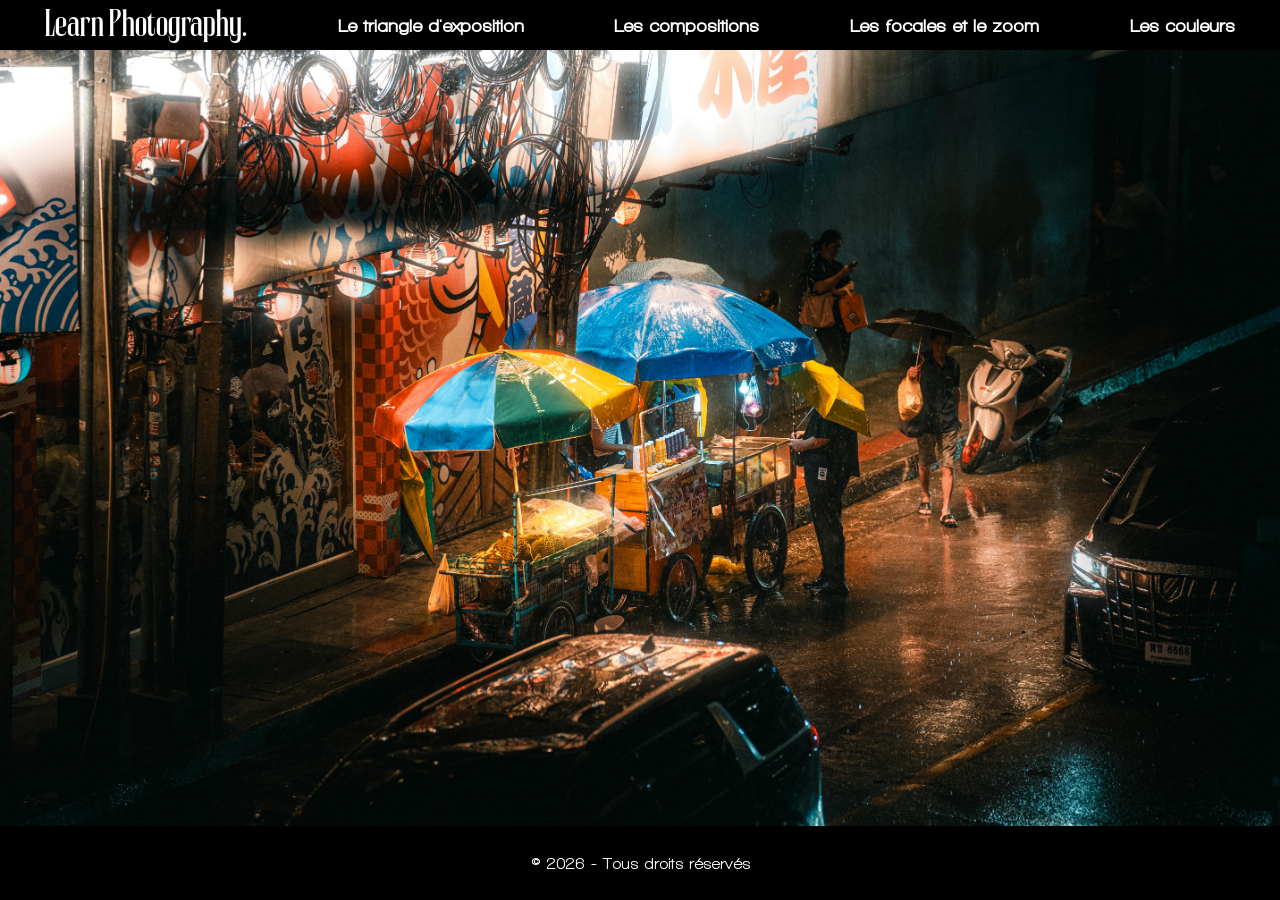
<file: Index.html>
<!DOCTYPE html>
<html lang="fr">

<head>
    <meta charset="UTF-8">
    <link rel="stylesheet" type="text/css" href="StylePage.css">
    <meta name="viewport" content="width=device-width, initial-scale=1.0">
    <title>Learn Photography.</title>
</head>

<body>
    <header>
        <div class="HeaderBanner">
            <a class="Title" href="Index.html"><p>Learn Photography.</p></a>
            <a href="Triangle-Expo.html">
                <p>Le triangle d'exposition</p>
            </a>
            <a href="Compositions.html">
                <p>Les compositions</p>
            </a>
            <a href="Focales-Zoom.html">
                <p>Les focales et le zoom</p>
            </a>
            <a href="Couleurs.html">
                <p>Les couleurs</p>
            </a>
        </div>
    </header>
    <main>
        <div class="Background">
            <img src="img/FondAccueil.jpg" alt="">
        </div>
    </main>
    <footer>
        <p>© 2026 - Tous droits réservés</p>
    </footer>
</body>

</html>
</file>
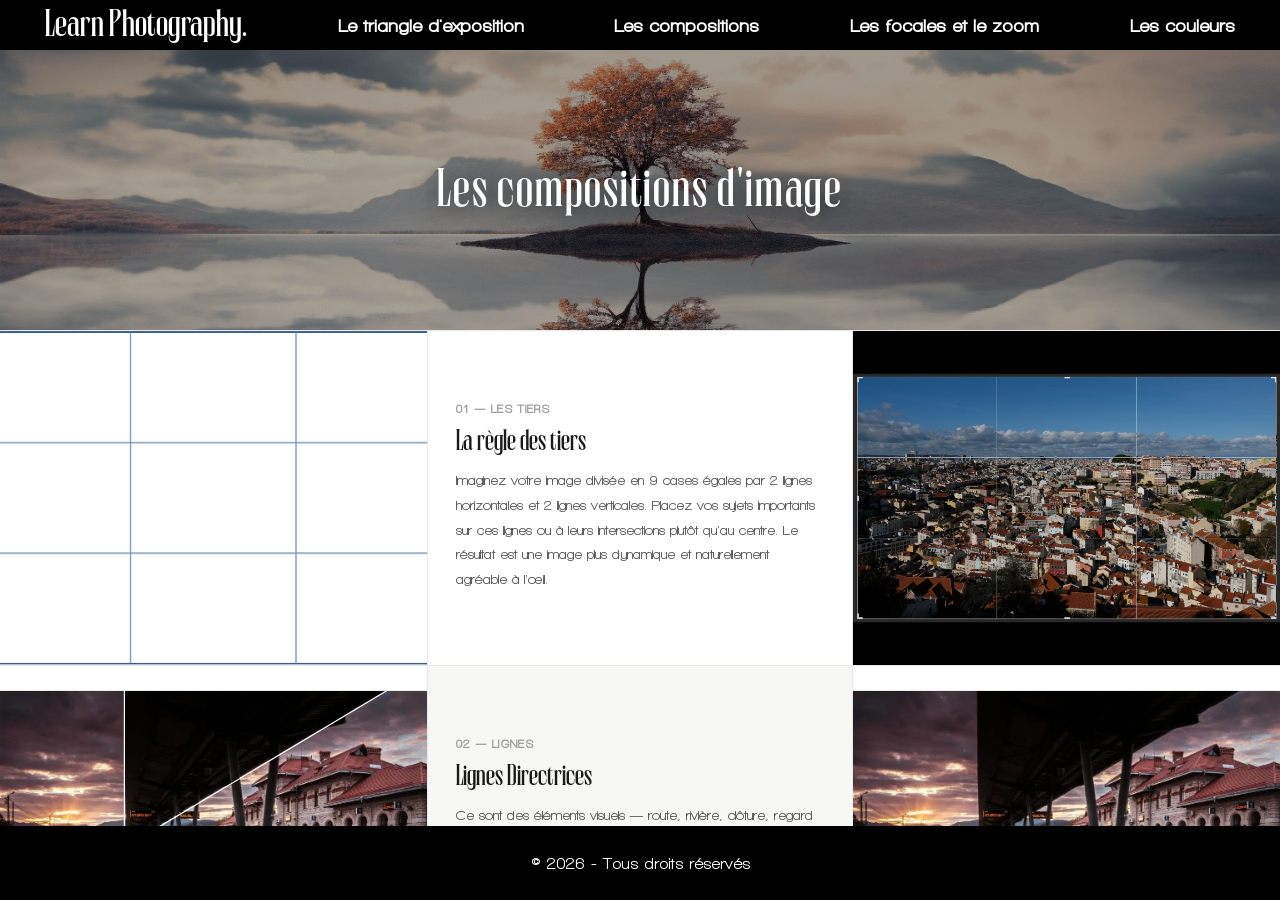
<file: Compositions.html>
<!DOCTYPE html>
<html lang="fr">

<head>
    <meta charset="UTF-8">
    <link rel="stylesheet" type="text/css" href="StylePage.css">
    <link rel="stylesheet" href="StyleCompositions.css">
    <meta name="viewport" content="width=device-width, initial-scale=1.0">
    <title>Les compositions d'image de base</title>
</head>


<body>
    <header>
        <div class="HeaderBanner">
            <a class="Title" href="Index.html">
                <p>Learn Photography.</p>
            </a>
            <a href="Triangle-Expo.html">
                <p>Le triangle d'exposition</p>
            </a>
            <a href="Compositions.html">
                <p>Les compositions</p>
            </a>
            <a href="Focales-Zoom.html">
                <p>Les focales et le zoom</p>
            </a>
            </a>
            <a href="Couleurs.html">
                <p>Les couleurs</p>
            </a>
        </div>
    </header>
    <main>
        <div class="Hero">
            <img src="img/reflection.jpg" alt="Le triangle d'exposition en une image">
            <h1 class="HeroTitle">Les compositions d'image</h1>
        </div>

        <section class="Section">
            <div class="ImgCell">
                <img src="img/ThirdGrid.svg" alt="Grille des tiers">
            </div>
            <div class="TextCell">
                <span class="SectionTag">01 — Les tiers</span>
                <h2 class="SectionTitle">La règle des tiers </h2>
                <p class="SectionBody">Imaginez votre image divisée en 9 cases égales par 2 lignes horizontales et 2
                    lignes verticales.
                    Placez vos sujets importants sur ces lignes ou à leurs intersections plutôt qu'au centre. Le
                    résultat est une image plus dynamique et naturellement agréable à l'œil.
                </p>
            </div>
            <div class="ImgCell">
                <img src="img/UtilisationTiers.svg" alt="PhotoTiers">
            </div>
        </section>

        <section class="Section Alt">
            <div class="ImgCell">
                <img src="img/LeadingLinesWArrows.svg">
            </div>
            <div class="TextCell">
                <span class="SectionTag">02 — Lignes</span>
                <h2 class="SectionTitle">Lignes Directrices</h2>
                <p class="SectionBody">Ce sont des éléments visuels — route, rivière, clôture, regard — qui guident
                    l'œil du spectateur à
                    travers l'image vers le sujet principal. Bien utilisées, elles créent de la profondeur et donnent
                    une direction narrative à la photo, comme un chemin que l'œil suit naturellement.</p>
            </div>
            <div class="ImgCell">
                <img src="img/LeadingLines.svg" alt="Vitesse et luminosité">
            </div>
        </section>

        <section class="Section">
            <div class="ImgCell">
                <img src="img/ReflectionExampleWLine.svg">
            </div>
            <div class="TextCell">
                <span class="SectionTag">03 — Réflexion</span>
                <h2 class="SectionTitle">La Réflexion</h2>
                <p class="SectionBody">Elle consiste à exploiter un reflet — dans l'eau, un miroir, une vitre — pour
                    doubler ou compléter la scène. Le reflet n'est pas qu'un effet esthétique : il ajoute une dimension
                    supplémentaire à l'image et joue souvent sur l'ambiguïté entre réel et illusion.</p>
            </div>
            <div class="ImgCell">
                <img src="img/ReflectionExample.svg">
            </div>
        </section>
        <section class="Section Alt">
            <div class="ImgCell">
                <img src="img/SimmetryWLine.svg">
            </div>
            <div class="TextCell">
                <span class="SectionTag">04 — Symétrie</span>
                <h2 class="SectionTitle">La symétrie</h2>
                <p class="SectionBody">Contrairement à la règle des tiers, la symétrie place délibérément le sujet au
                    centre et construit une image dont les deux moitiés se répondent. Elle dégage une impression de
                    stabilité et d'ordre, particulièrement efficace en architecture ou en portrait.</p>
            </div>
            <div class="ImgCell">
                <img src="img/Simmetry.svg">
            </div>
        </section>
        <section class="Section">
            <div class="ImgCell">
                <img src="img/FrameInFrame.svg">
            </div>
            <div class="TextCell">
                <span class="SectionTag">05 — Cadre</span>
                <h2 class="SectionTitle">Cadre dans le cadre</h2>
                <p class="SectionBody">Il s'agit d'utiliser un élément de la scène — une arche, une fenêtre, des
                    branches — pour encadrer naturellement le sujet principal. Ce second cadre attire l'attention, isole
                    le sujet du reste et ajoute une sensation de profondeur à l'image.</p>
            </div>
            <div class="ImgCell">
                <img src="img/CadreDansCadre.jpg">
            </div>
        </section>
        <section class="Section Alt">
            <div class="ImgCell">
                <img src="img/FTFTrainStation.png">
            </div>
            <div class="TextCell">
                <span class="SectionTag">06 — Remplir</span>
                <h2 class="SectionTitle">Remplir le cadre</h2>
                <p class="SectionBody">Il s'agit de laisser le sujet occuper la quasi-totalité de l'image, sans espace
                    vide autour de lui. On s'approche, on zoome, on coupe — l'objectif est d'éliminer tout ce qui
                    distrait pour ne garder que l'essentiel. Le résultat est une image percutante, qui force le
                    spectateur à s'immerger dans le détail.</p>
            </div>
            <div class="ImgCell">
                <img src="img/FTFDaruma.png">
            </div>
        </section>
        <section class="Section">
            <div class="ImgCell">
                <img src="img/FTFHouses.png">
            </div>
            <div class="TextCell">
                <span class="SectionTag">07 — Pattern</span>
                <h2 class="SectionTitle">Les Patterns</h2>
                <p class="SectionBody">Notre œil est naturellement attiré par la répétition — des fenêtres alignées, des
                    pavés, des vagues. Un pattern crée un rythme visuel à la fois rassurant et hypnotique. Et si vous
                    voulez aller plus loin, introduisez un élément qui brise cette répétition : c'est lui que l'œil
                    cherchera en premier.</p>
            </div>
            <div class="ImgCell">
                <img src="img/FTFPattern.png">
            </div>
        </section>

    </main>

    <footer>
        <p>© 2026 - Tous droits réservés</p>
    </footer>
</body>

</html>
</file>
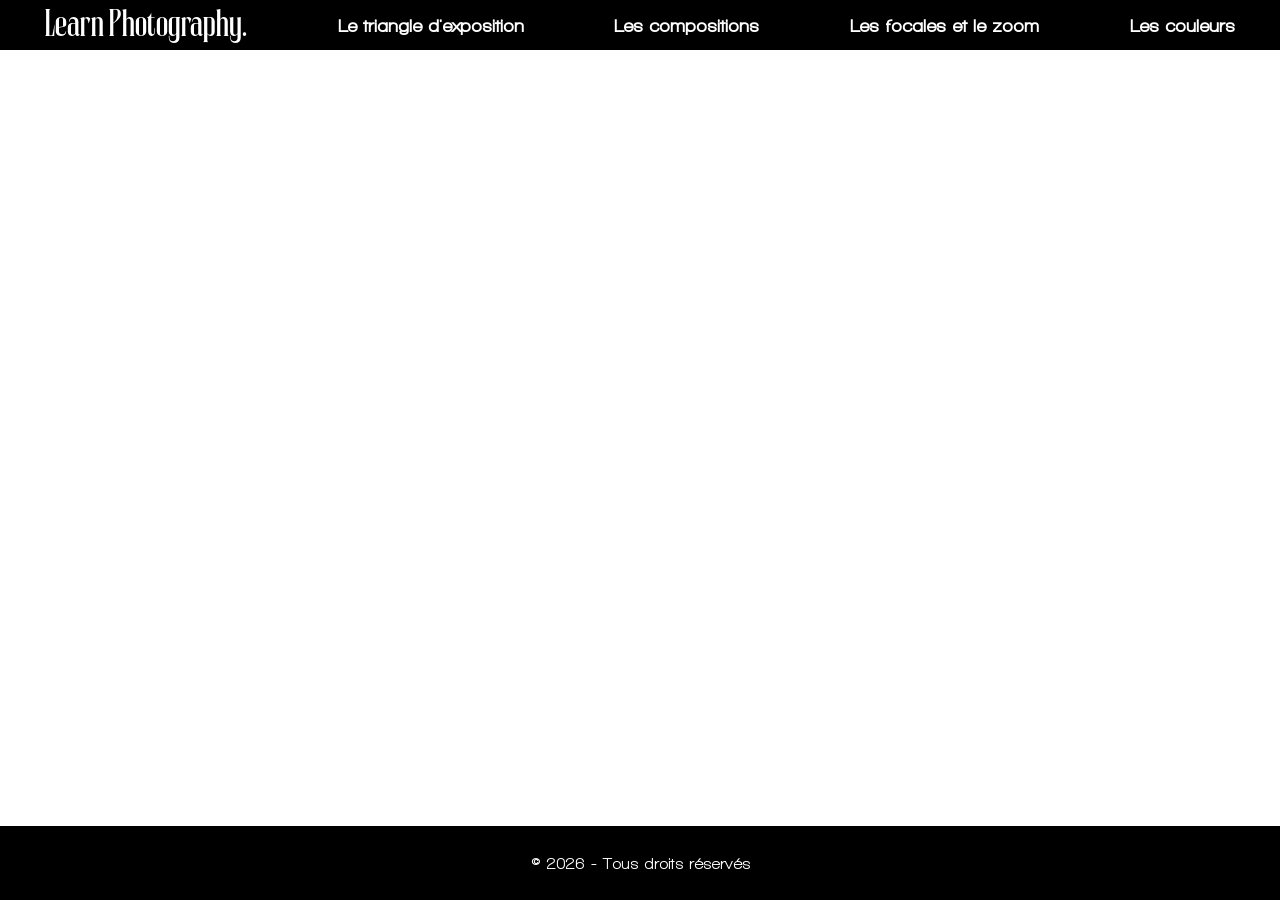
<file: Couleurs.html>
<!DOCTYPE html>
<html lang="fr">

<head>
    <meta charset="UTF-8">
    <link rel="stylesheet" type="text/css" href="StylePage.css">
    <meta name="viewport" content="width=device-width, initial-scale=1.0">
    <title>Le triangle d'exposition</title>
</head>


<body>
    <header>
        <div class="HeaderBanner">
            <a class="Title" href="Index.html">
                <p>Learn Photography.</p>
            </a>
            <a href="Triangle-Expo.html">
                <p>Le triangle d'exposition</p>
            </a>
            <a href="Compositions.html">
                <p>Les compositions</p>
            </a>
            <a href="Focales-Zoom.html">
                <p>Les focales et le zoom</p>
            </a>
            </a>
            <a href="Couleurs.html">
                <p>Les couleurs</p>
            </a>
        </div>
    </header>
    <main></main>
    <footer>
        <p>© 2026 - Tous droits réservés</p>
    </footer>
</body>

</html>
</file>
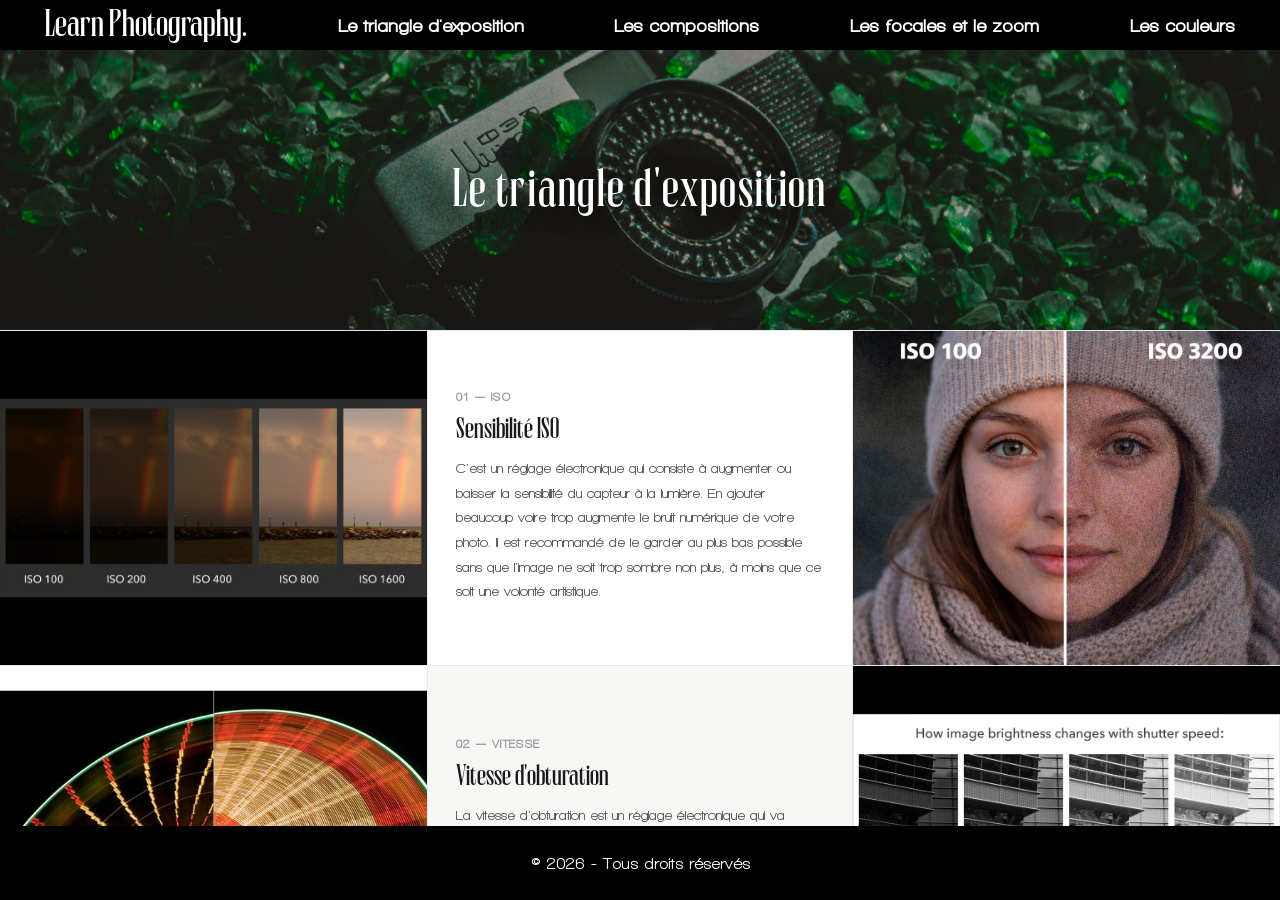
<file: Triangle-Expo.html>
<!DOCTYPE html>
<html lang="fr">

<head>
    <meta charset="UTF-8">
    <link rel="stylesheet" type="text/css" href="StylePage.css">
    <link rel="stylesheet" type="text/css" href="StyleTriangle.css">
    <meta name="viewport" content="width=device-width, initial-scale=1.0">
    <title>Le triangle d'exposition</title>
</head>

<body>
    <header>
        <div class="HeaderBanner">
            <a class="Title" href="Index.html">
                <p>Learn Photography.</p>
            </a>
            <a href="Triangle-Expo.html">
                <p>Le triangle d'exposition</p>
            </a>
            <a href="Compositions.html">
                <p>Les compositions</p>
            </a>
            <a href="Focales-Zoom.html">
                <p>Les focales et le zoom</p>
            </a>
            <a href="Couleurs.html">
                <p>Les couleurs</p>
            </a>
        </div>
    </header>

    <main>
        <div class="Hero">
            <img src="img/wallpaperswide.com-old-camera-4-wallpaper-2880x1200.jpg"
                alt="Le triangle d'exposition en une image">
            <h1 class="HeroTitle">Le triangle d'exposition</h1>
        </div>

        <section class="Section" id="iso">
            <div class="ImgCell">
                <img src="img/isos.svg" alt="Les ISOs">
            </div>
            <div class="TextCell">
                <span class="SectionTag">01 — ISO</span>
                <h2 class="SectionTitle">Sensibilité ISO</h2>
                <p class="SectionBody">C'est un réglage électronique qui consiste à augmenter ou baisser la sensibilité
                    du capteur à la lumière. En ajouter beaucoup voire trop augmente le bruit numérique de votre photo.
                    Il est recommandé de le garder au plus bas possible sans que l'image ne soit trop sombre non plus, à
                    moins que ce soit une volonté artistique.
                </p>
            </div>
            <div class="ImgCell">
                <img src="img/ComparaisonIso.jpg" alt="Comparaison des ISOs">
            </div>
        </section>

        <section class="Section Alt" id="vitesse">
            <div class="ImgCell">
                <img src="img/ShutterSpeedComparison.svg" alt="Vitesse d'obturation">
            </div>
            <div class="TextCell">
                <span class="SectionTag">02 — Vitesse</span>
                <h2 class="SectionTitle">Vitesse d'obturation</h2>
                <p class="SectionBody">La vitesse d'obturation est un réglage électronique qui va changer la vitesse
                    d'exposition à la lumière. Plus elle sera rapide plus l'image sera figée sera sombre, plus elle sera
                    lente et plus le mouvement sera prononcé (C'est ce qui crée du flou volontaire ou non)</p>
            </div>
            <div class="ImgCell">
                <img src="img/ShutterSpeed.svg" alt="Vitesse et luminosité">
            </div>
        </section>

        <section class="Section" id="ouverture">
            <div class="ImgCell">
                <img src="img/what-is-aperutre-detail-comparison.avif" alt="Ouverture du diaphragme">
            </div>
            <div class="TextCell">
                <span class="SectionTag">03 — Ouverture</span>
                <h2 class="SectionTitle">Ouverture du diaphragme</h2>
                <p class="SectionBody">L'ouverture du diaphragme est un réglage qui permet de plus ou moins ouvrir le
                    diaphragme de votre objectif. Plus la valeur est basse plus il sera ouvert plus vous capter de
                    lumière mais la profondeur de champs sera amoindrie, à l'inverse plus il est fermé et moins de
                    lumière sera capté mais le profondeur de champs sera agrandie</p>
            </div>
            <div class="ImgCell">
                <img src="img/comparaisonOuverture.jpg" alt="Comparaison ouverture">
            </div>
        </section>
    </main>

    <footer>
        <p>© 2026 - Tous droits réservés</p>
    </footer>
</body>

</html>
</file>
<file: StylePage.css>
@font-face {
    font-family: Walkway;
    src: url('Fonts/Walkway\ UltraBold.ttf');
}

@font-face {
    font-family: Audemars;
    src: url('Fonts/JHCAudemars-Medium.otf');
}

* {
    font-family: Walkway;
}

body {
    margin: 0;
    display: flex;
    flex-direction: column;
    height: 100vh;
}

.HeaderBanner {
    display: flex;
    flex-direction: row;
    justify-content: space-around;
    align-items: center;
    background-color: black;
    height: 50px;
    width: 100%;
    z-index: 999;
}

.HeaderBanner img {
    height: 50px;
}

.HeaderBanner a:link,
a:visited,
a:link:active,
a:visited:active,
a:hover {
    color: white;
    text-decoration: none;
    cursor: pointer;
}

.HeaderBanner p:hover {
    border-bottom: white solid 1px;
}

.HeaderBanner p {
    font-size: large;
    font-weight: bold;
}

.Title p {
    font-family: Audemars;
    font-size: xx-large;
    font-weight: lighter;
}

.Title p:hover {
    border-bottom: none;
}


main {
    flex: 1;
    display: block;
    overflow-y: auto;
}


.Background {
    position: relative;
    width: 100%;
    height: 100%;
}

.Background img {
    width: 100%;
    height: 100%;
    object-fit: cover;
    object-position: center;
    display: block;
}

footer {
    z-index: 2;
    margin-bottom: 0;
    width: 100%;
    height: 74px;
    display: flex;
    position: static;
    color: white;
    flex-wrap: wrap;
    align-items: center;
    justify-content: space-around;
    background-color: black;
}
</file>
<file: StyleCompositions.css>
.Hero {
    position: relative;
    width: 100%;
    height: 280px;
    overflow: hidden;
    display: flex;
    align-items: center;
    justify-content: center;
}

.Hero img {
    position: absolute;
    inset: 0;
    width: 100%;
    height: 100%;
    object-fit: cover;
    object-position: center;
    display: block;
}

.HeroTitle {
    position: relative;
    z-index: 1;
    font-family: Audemars, serif;
    font-size: clamp(1.5rem, 4vw, 2.8rem);
    font-weight: lighter;
    color: white;
    text-shadow: 0 2px 24px rgba(0, 0, 0, 0.55);
    letter-spacing: 0.04em;
    text-align: center;
    padding: 0 2rem;
}

.Hero::after {
    content: '';
    position: absolute;
    inset: 0;
    background: rgba(0, 0, 0, 0.35);
    z-index: 0;
}

.Section {
    display: grid;
    grid-template-columns: 1fr 1fr 1fr;
    min-height: 260px;
    border-top: 1px solid #e8e8e8;
}

.Section.Alt {
    background-color: #f7f7f5;
}

.ImgCell {
    overflow: hidden;
    display: flex;
}

.ImgCell img {
    width: 100%;
    height: 100%;
    object-fit: cover;
    object-position: center;
    display: block;
    transition: transform 0.5s ease;
}

.TextCell {
    padding: 36px 28px;
    display: flex;
    flex-direction: column;
    justify-content: center;
    gap: 12px;
    border-right: 1px solid #e8e8e8;
    border-left: 1px solid #e8e8e8;
}

.SectionTag {
    font-size: 0.68rem;
    font-weight: bold;
    letter-spacing: 0.12em;
    text-transform: uppercase;
    color: #999;
}

.SectionTitle {
    font-family: Audemars, serif;
    font-size: clamp(1.1rem, 2vw, 1.5rem);
    font-weight: lighter;
    color: #1a1a1a;
    line-height: 1.25;
    margin: 0;
}

.SectionBody {
    font-size: 0.88rem;
    color: #555;
    line-height: 1.75;
    margin: 0;
}

@media (max-width: 768px) {
    .Section {
        grid-template-columns: 1fr;
        grid-template-rows: 200px auto 200px;
    }

    .TextCell {
        border-right: none;
        border-left: none;
        border-top: 1px solid #e8e8e8;
        border-bottom: 1px solid #e8e8e8;
        padding: 28px 20px;
    }

    .ImgCell {
        min-height: 200px;
    }
}
</file>
<file: StyleTriangle.css>
/* =============================================
   HERO
   ============================================= */

.Hero {
    position: relative;
    width: 100%;
    height: 280px;
    overflow: hidden;
    display: flex;
    align-items: center;
    justify-content: center;
}

.Hero img {
    position: absolute;
    inset: 0;
    width: 100%;
    height: 100%;
    object-fit: cover;
    object-position: center;
    display: block;
}

.HeroTitle {
    position: relative;
    z-index: 1;
    font-family: Audemars, serif;
    font-size: clamp(1.5rem, 4vw, 2.8rem);
    font-weight: lighter;
    color: white;
    text-shadow: 0 2px 24px rgba(0, 0, 0, 0.55);
    letter-spacing: 0.04em;
    text-align: center;
    padding: 0 2rem;
}

/* Overlay sombre pour lisibilité du titre */
.Hero::after {
    content: '';
    position: absolute;
    inset: 0;
    background: rgba(0, 0, 0, 0.35);
    z-index: 0;
}


/* =============================================
   SECTIONS
   ============================================= */

.Section {
    display: grid;
    grid-template-columns: 1fr 1fr 1fr;
    min-height: 260px;
    border-top: 1px solid #e8e8e8;
}

.Section.Alt {
    background-color: #f7f7f5;
}


/* =============================================
   CELLULES IMAGE
   ============================================= */

.ImgCell {
    overflow: hidden;
    display: flex;
}

.ImgCell img {
    width: 100%;
    height: 100%;
    object-fit: cover;
    object-position: center;
    display: block;
    transition: transform 0.5s ease;
}

.TextCell {
    padding: 36px 28px;
    display: flex;
    flex-direction: column;
    justify-content: center;
    gap: 12px;
    border-right: 1px solid #e8e8e8;
    border-left: 1px solid #e8e8e8;
}

.SectionTag {
    font-size: 0.68rem;
    font-weight: bold;
    letter-spacing: 0.12em;
    text-transform: uppercase;
    color: #999;
}

.SectionTitle {
    font-family: Audemars, serif;
    font-size: clamp(1.1rem, 2vw, 1.5rem);
    font-weight: lighter;
    color: #1a1a1a;
    line-height: 1.25;
    margin: 0;
}

.SectionBody {
    font-size: 0.88rem;
    color: #555;
    line-height: 1.75;
    margin: 0;
}


/* =============================================
   RESPONSIVE
   ============================================= */

@media (max-width: 768px) {
    .Section {
        grid-template-columns: 1fr;
        grid-template-rows: 200px auto 200px;
    }

    .TextCell {
        border-right: none;
        border-left: none;
        border-top: 1px solid #e8e8e8;
        border-bottom: 1px solid #e8e8e8;
        padding: 28px 20px;
    }

    .ImgCell {
        min-height: 200px;
    }
}
</file>
